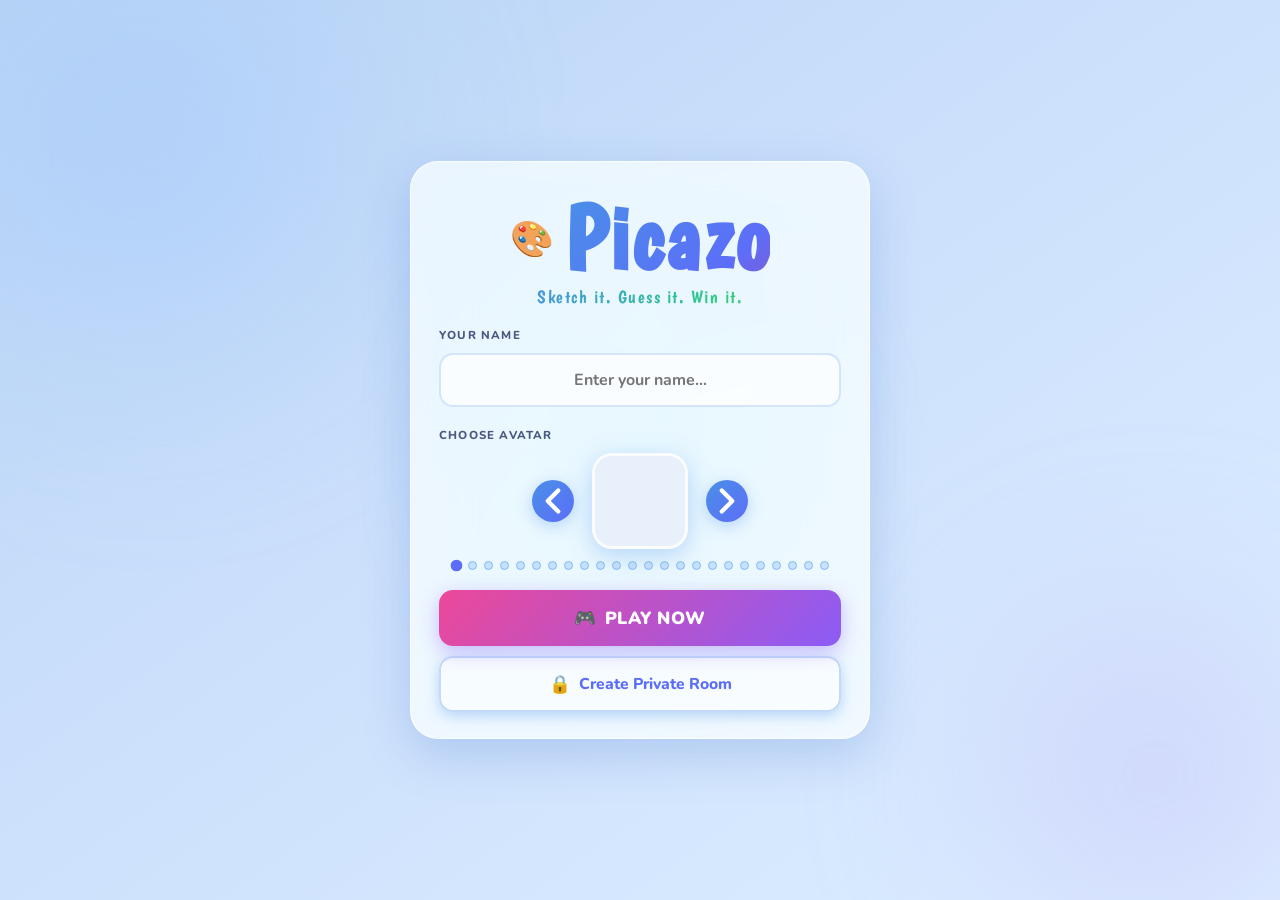
<file: index (3).html>
<!DOCTYPE html>
<html lang="en">
<head>
  <meta charset="UTF-8">
  <meta name="viewport" content="width=device-width, initial-scale=1.0, maximum-scale=1.0, user-scalable=no">
  <title>Picazo – Sketch it. Guess it. Win it.</title>
  <link rel="preconnect" href="https://fonts.googleapis.com">
  <link rel="preconnect" href="https://fonts.gstatic.com" crossorigin>
  <link href="https://fonts.googleapis.com/css2?family=Boogaloo&family=Nunito:wght@400;600;700;800;900&display=swap" rel="stylesheet">
  <link rel="stylesheet" href="style.css">
</head>
<body>

<div class="bg-blob blob-1"></div>
<div class="bg-blob blob-2"></div>
<div class="bg-blob blob-3"></div>

<div id="screen-lobby" class="screen active">
  <div class="lobby-card glass-strong">
    <div class="lobby-header">
      <div class="logo-wrap">
        <span class="logo-icon">🎨</span>
        <h1 class="logo-text">Picazo</h1>
      </div>
      <p class="lobby-tagline">Sketch it. Guess it. Win it.</p>
    </div>

    <div class="section-block">
      <label class="section-label">Your Name</label>
      <input id="inp-name" class="name-input" type="text" placeholder="Enter your name…" maxlength="16" autocomplete="off" spellcheck="false">
    </div>

    <div class="section-block">
      <label class="section-label">Choose Avatar</label>
      <div class="avatar-picker">
        <button id="btn-av-prev" class="av-arrow" aria-label="Previous">
          <svg viewBox="0 0 24 24" fill="none" stroke="currentColor" stroke-width="2.5" stroke-linecap="round" stroke-linejoin="round"><path d="M15 18l-6-6 6-6"/></svg>
        </button>
        <div id="av-frame" class="av-frame">
          <canvas id="av-canvas" width="96" height="96"></canvas>
        </div>
        <button id="btn-av-next" class="av-arrow" aria-label="Next">
          <svg viewBox="0 0 24 24" fill="none" stroke="currentColor" stroke-width="2.5" stroke-linecap="round" stroke-linejoin="round"><path d="M9 18l6-6-6-6"/></svg>
        </button>
      </div>
      <div id="av-dots" class="av-dots"></div>
    </div>

    <div class="section-block btn-stack">
      <button id="btn-play" class="primary-btn glow-btn">
        <span class="btn-icon">🎮</span> PLAY NOW
      </button>
      <button id="btn-private" class="secondary-btn">
        <span class="btn-icon">🔒</span> Create Private Room
      </button>
    </div>
  </div>
</div>

<div id="modal-private" class="modal-backdrop hidden">
  <div class="modal-card glass-strong">
    <h2 class="modal-title">🔒 Create Private Room</h2>

    <div class="modal-field">
      <label class="section-label">Max Players</label>
      <select id="priv-players" class="setting-sel wide">
        <option value="4">4 Players</option>
        <option value="6">6 Players</option>
        <option value="8" selected>8 Players</option>
        <option value="10">10 Players</option>
        <option value="12">12 Players</option>
      </select>
    </div>
    <div class="modal-field">
      <label class="section-label">Rounds</label>
      <select id="priv-rounds" class="setting-sel wide">
        <option value="3">3 Rounds</option>
        <option value="4">4 Rounds</option>
        <option value="5" selected>5 Rounds</option>
        <option value="6">6 Rounds</option>
        <option value="8">8 Rounds</option>
      </select>
    </div>
    <div class="modal-field">
      <label class="section-label">Draw Time</label>
      <select id="priv-time" class="setting-sel wide">
        <option value="90" selected>90 seconds</option>
        <option value="100">100 seconds</option>
        <option value="120">120 seconds</option>
        <option value="150">150 seconds</option>
      </select>
    </div>
    <div class="modal-field">
      <label class="section-label">Hints</label>
      <select id="priv-hints" class="setting-sel wide">
        <option value="0">None</option>
        <option value="1">1 hint</option>
        <option value="2" selected>2 hints</option>
        <option value="3">3 hints</option>
      </select>
    </div>
    <div class="modal-field">
      <label class="section-label">Custom Words (comma-separated, optional)</label>
      <textarea id="priv-words" class="custom-words-input" placeholder="e.g. banana, lighthouse, spaceship…" rows="3"></textarea>
    </div>

    <div class="modal-actions">
      <button id="btn-start-private" class="primary-btn glow-btn">
        🚀 Start &amp; Get Link
      </button>
      <button id="btn-cancel-private" class="cancel-btn">Cancel</button>
    </div>

    <div id="priv-invite-box" class="invite-box hidden">
      <span class="invite-label">🔗 Invite Link</span>
      <div class="invite-row">
        <span id="priv-link-txt" class="invite-link">https://picazo.game/r/XXXX</span>
        <button id="btn-copy-priv" class="copy-btn">Copy</button>
      </div>
    </div>
  </div>
</div>

<div id="screen-game" class="screen">

  <div class="game-header glass">
    <div class="timer-ring-wrap" id="timer-wrap">
      <svg class="timer-svg" viewBox="0 0 60 60">
        <circle class="t-bg" cx="30" cy="30" r="25"/>
        <circle id="t-fg" class="t-fg" cx="30" cy="30" r="25"/>
      </svg>
      <span id="timer-num" class="timer-num">100</span>
    </div>

    <div class="word-area">
      <div id="word-display" class="word-display"></div>
      <div id="word-meta" class="word-meta"></div>
    </div>

    <div class="header-right">
      <span id="round-badge" class="round-badge">Round 1/3</span>
      <button id="btn-mute" class="icon-btn" title="Mute/Unmute">
        <svg id="mute-icon" viewBox="0 0 24 24" fill="none" stroke="currentColor" stroke-width="2.2" stroke-linecap="round" stroke-linejoin="round">
          <polygon points="11 5 6 9 2 9 2 15 6 15 11 19 11 5"/>
          <path d="M19.07 4.93a10 10 0 0 1 0 14.14M15.54 8.46a5 5 0 0 1 0 7.07"/>
        </svg>
      </button>
    </div>
  </div>

  <div class="game-body">

    <div id="leaderboard-panel" class="panel glass">
      <h3 class="panel-title">🏆 Players</h3>
      <ul id="player-list" class="player-list"></ul>
    </div>

    <div class="canvas-col">
      <div id="canvas-wrap" class="canvas-wrap">
        <canvas id="game-canvas"></canvas>

        <div id="popup-color" class="tool-popup popup-over-canvas glass-strong hidden">
          <div id="color-palette" class="color-palette"></div>
          <input id="color-picker" type="color" class="native-picker" value="#000000">
        </div>

        <div id="popup-size" class="tool-popup popup-over-canvas glass-strong hidden">
          <label class="size-label-txt">Size: <strong id="size-val-txt">3px</strong></label>
          <input id="size-slider" class="size-slider" type="range" min="1" max="40" value="3">
          <div class="size-preview-wrap"><div id="size-preview" class="size-preview"></div></div>
        </div>

        <div id="overlay-waiting" class="overlay waiting-overlay hidden">
          <div class="overlay-inner">
            <span class="wait-spinner">🎨</span>
            <h3 id="wait-title">Waiting for drawer…</h3>
            <p id="wait-sub">Get ready to guess!</p>
            <div id="invite-box-wait" class="share-link-box hidden">
              <span id="share-link-txt" class="share-link-text">picazo.game/r/XXXX</span>
              <button id="btn-copy-link" class="copy-btn">Copy</button>
            </div>
          </div>
        </div>

        <div id="overlay-word-select" class="overlay word-select-overlay hidden">
          <div class="ws-inner">
            <div class="ws-header">
              <h2>Choose a Word</h2>
              <p>Pick one to draw! Time left: <span id="ws-timer" class="ws-clock">15</span>s</p>
            </div>
            <div class="ws-timer-bar-wrap"><div id="ws-timer-bar" class="ws-timer-bar"></div></div>
            <div id="ws-cards" class="ws-cards"></div>
          </div>
        </div>

        <div id="overlay-round-end" class="overlay round-end-overlay hidden">
          <div class="re-inner glass-strong">
            <div id="re-emoji" class="re-emoji">🎉</div>
            <h2 id="re-title">Round Over!</h2>
            <p id="re-word">The word was: <strong id="re-word-val">—</strong></p>
            <div id="re-scores" class="re-scores"></div>
            <p class="re-next" id="re-next">Next round in <span id="re-countdown">5</span>s…</p>
          </div>
        </div>
      </div>

      <div class="toolbar-container">
        <div id="toolbar" class="toolbar-glass">
          <button class="tool-btn active" id="tool-pencil" data-tool="pencil" title="Pencil">
            <svg viewBox="0 0 24 24" fill="none" stroke="currentColor" stroke-width="2" stroke-linecap="round"><path d="M17 3a2.828 2.828 0 1 1 4 4L7.5 20.5 2 22l1.5-5.5L17 3z"/></svg>
          </button>
          
          <button class="tool-btn" id="tool-fill" data-tool="fill" title="Fill">
            <svg viewBox="0 0 24 24" fill="none" stroke="currentColor" stroke-width="2" stroke-linecap="round"><path d="M19 11l-8-8-8.5 8.5a5.5 5.5 0 0 0 7.78 7.78L19 11z"/><path d="M20 23a3 3 0 0 0 0-6h-1l-3-3"/></svg>
          </button>
          
          <button class="tool-btn" id="tool-eraser" data-tool="eraser" title="Eraser">
            <svg viewBox="0 0 24 24" fill="none" stroke="currentColor" stroke-width="2" stroke-linecap="round"><path d="M20 20H7L3 16l10-10 7 7-3.5 3.5"/><path d="M6.5 17.5l4-4"/></svg>
          </button>

          <div class="tool-divider"></div>

          <button class="tool-btn color-btn" id="btn-color-popup" title="Colors">
            <div id="color-indicator" class="color-indicator-ring" style="background:#000"></div>
          </button>

          <button class="tool-btn" id="btn-size-popup" title="Brush Size">
            <svg viewBox="0 0 24 24" fill="currentColor"><circle cx="12" cy="12" r="5"/></svg>
          </button>

          <div class="tool-divider"></div>

          <button class="tool-btn" id="tool-undo" title="Undo">
            <svg viewBox="0 0 24 24" fill="none" stroke="currentColor" stroke-width="2" stroke-linecap="round"><polyline points="9 14 4 9 9 4"/><path d="M20 20v-7a4 4 0 0 0-4-4H4"/></svg>
          </button>
          <button class="tool-btn danger" id="tool-clear" title="Clear Canvas">
            <svg viewBox="0 0 24 24" fill="none" stroke="currentColor" stroke-width="2" stroke-linecap="round"><polyline points="3 6 5 6 21 6"/><path d="M19 6l-1 14H6L5 6"/><path d="M10 11v6"/><path d="M14 11v6"/><path d="M9 6V4h6v2"/></svg>
          </button>
        </div>
      </div>
    </div>

    <div id="chat-panel" class="panel glass">
      <h3 class="panel-title">💬 Chat</h3>
      <div id="chat-messages" class="chat-messages"></div>
      <div class="chat-form">
        <input id="chat-input" class="chat-input" type="text" placeholder="Type guess…" maxlength="60" autocomplete="off">
        <button id="btn-chat-send" class="chat-send-btn" title="Send">
          <svg viewBox="0 0 24 24" fill="none" stroke="currentColor" stroke-width="2.2" stroke-linecap="round" stroke-linejoin="round" style="width:16px;height:16px;"><line x1="22" y1="2" x2="11" y2="13"></line><polygon points="22 2 15 22 11 13 2 9 22 2"></polygon></svg>
        </button>
      </div>
    </div>

  </div></div><div id="context-menu" class="context-menu glass-strong hidden">
  <div class="ctx-head">
    <div id="ctx-av" class="ctx-av"></div>
    <div>
      <div id="ctx-name" class="ctx-name">Player</div>
      <div id="ctx-pts" class="ctx-pts">0 pts</div>
    </div>
  </div>
  <button class="ctx-btn" id="ctx-kick">
    <svg viewBox="0 0 24 24" fill="none" stroke="currentColor" stroke-width="2"><path d="M9 21H5a2 2 0 0 1-2-2V5a2 2 0 0 1 2-2h4"/><polyline points="16 17 21 12 16 7"/><line x1="21" y1="12" x2="9" y2="12"/></svg>
    Vote to Kick
  </button>
  <button class="ctx-btn" id="ctx-report">
    <svg viewBox="0 0 24 24" fill="none" stroke="currentColor" stroke-width="2"><path d="M4 15s1-1 4-1 5 2 8 2 4-1 4-1V3s-1 1-4 1-5-2-8-2-4 1-4 1z"/><line x1="4" y1="22" x2="4" y2="15"/></svg>
    Report
  </button>
  <button class="ctx-btn" id="ctx-mute">
    <svg viewBox="0 0 24 24" fill="none" stroke="currentColor" stroke-width="2"><polygon points="11 5 6 9 2 9 2 15 6 15 11 19 11 5"/><line x1="23" y1="9" x2="17" y2="15"/><line x1="17" y1="9" x2="23" y2="15"/></svg>
    Mute Locally
  </button>
  <button class="ctx-btn ctx-close" id="ctx-close">✕ Close</button>
</div>

<div id="vote-banner" class="vote-banner glass-strong hidden">
  <div class="vote-banner-body">
    <strong id="vote-title">Vote to kick Player?</strong>
    <span id="vote-sub">Majority vote needed</span>
  </div>
  <button id="btn-vote-yes" class="vote-kick-btn">Kick 👢</button>
  <button id="btn-vote-no" class="vote-keep-btn">Keep</button>
</div>

<div id="event-popup" class="event-popup hidden">
  <div class="event-popup-inner">
    <span id="event-popup-icon" class="event-icon">🎉</span>
    <div id="event-popup-msg" class="event-msg">Player joined!</div>
  </div>
</div>

<div id="toast-container" class="toast-container"></div>

<script src="script.js"></script>
</body>
</html>
</file>
<file: style.css>
/* ================================================================
   PICAZO — style.css  v3.0
   Glassmorphism · Fluid Animations · Mobile-First
================================================================ */

/* ── Google Fonts fallback ── */
@import url('https://fonts.googleapis.com/css2?family=Boogaloo&family=Nunito:wght@400;600;700;800;900&display=swap');

*, *::before, *::after { box-sizing: border-box; margin: 0; padding: 0; }

:root {
  --blue:        #4a8fe8;
  --blue-light:  #7db8f7;
  --blue-glow:   rgba(74,143,232,0.35);
  --indigo:      #5c6ef8;
  --indigo-glow: rgba(92,110,248,0.30);
  --green:       #2ecc87;
  --green-glow:  rgba(46,204,135,0.38);
  --red:         #f0525e;
  --red-glow:    rgba(240,82,94,0.40);
  --gold:        #f4b942;
  --purple:      #a855f7;
  --purple-glow: rgba(168,85,247,0.35);

  --bg:          #cfe0f7;
  --glass:       rgba(255,255,255,0.48);
  --glass-s:     rgba(255,255,255,0.72);
  --glass-b:     rgba(255,255,255,0.90);
  --border:      rgba(255,255,255,0.80);
  --shadow:      0 8px 32px rgba(60,110,200,0.16);
  --shadow-deep: 0 16px 48px rgba(60,110,200,0.24);
  --shadow-glow: 0 0 30px rgba(92,110,248,0.22);

  --txt:         #1a2540;
  --txt-mid:     #4a5880;
  --txt-light:   #8598bc;

  --radius:      20px;
  --radius-md:   14px;
  --radius-sm:   10px;
  --radius-pill: 100px;
  --spring:      cubic-bezier(0.34, 1.56, 0.64, 1);
  --ease-out:    cubic-bezier(0.22, 1, 0.36, 1);
  --transition:  all 0.3s var(--spring);

  --f-display: 'Boogaloo', cursive;
  --f-body:    'Nunito', sans-serif;
}

html, body {
  width: 100%; height: 100%;
  overflow: hidden;
  font-family: var(--f-body);
  background: linear-gradient(145deg, #b8d4f5 0%, #cce0fc 45%, #ddeeff 100%);
  color: var(--txt);
  -webkit-font-smoothing: antialiased;
  -webkit-tap-highlight-color: transparent;
  user-select: none;
}

/* ── DARK MODE (Midnight Glass) ── */
[data-theme="dark"] {
  --blue:        #60a5fa;
  --blue-light:  #3b82f6;
  --blue-glow:   rgba(96,165,250,0.25);
  --indigo:      #818cf8;
  --indigo-glow: rgba(129,140,248,0.25);
  --green:       #34d399;
  --red:         #fb7185;

  /* Deep space backgrounds */
  --bg:          #0f172a;
  --glass:       rgba(30, 41, 59, 0.7);
  --glass-s:     rgba(30, 41, 59, 0.85);
  --border:      rgba(255, 255, 255, 0.1);
  --shadow:      0 8px 32px rgba(0, 0, 0, 0.5);
  --shadow-deep: 0 16px 48px rgba(0, 0, 0, 0.7);

  /* Bright text for dark backgrounds */
  --txt:         #f8fafc;
  --txt-mid:     #cbd5e1;
  --txt-light:   #94a3b8;
}

[data-theme="dark"] body {
  background: linear-gradient(145deg, #020617 0%, #0f172a 45%, #1e293b 100%);
}

/* Dark mode blobs */
[data-theme="dark"] .bg-blob.blob-1 { background: radial-gradient(circle, #312e81, transparent 70%); }
[data-theme="dark"] .bg-blob.blob-2 { background: radial-gradient(circle, #1e3a8a, transparent 70%); }
[data-theme="dark"] .bg-blob.blob-3 { background: radial-gradient(circle, #064e3b, transparent 70%); }

/* Component Overrides for Dark Mode */
[data-theme="dark"] .canvas-wrap { background: #ffffff; } /* Canvas stays white! */
[data-theme="dark"] .toolbar-glass { background: rgba(30, 41, 59, 0.9) !important; }
[data-theme="dark"] .toolbar-glass .tool-btn { background: rgba(15, 23, 42, 0.8) !important; color: #94a3b8 !important; border-color: rgba(255,255,255,0.1) !important; }
[data-theme="dark"] .toolbar-glass .tool-btn.active { background: linear-gradient(135deg, var(--blue), var(--indigo)) !important; color: #fff !important; border-color: transparent !important; }
[data-theme="dark"] .name-input, [data-theme="dark"] .setting-sel, [data-theme="dark"] .chat-form { background: rgba(15, 23, 42, 0.6); color: #fff; }
[data-theme="dark"] .chat-input { color: #fff; }
[data-theme="dark"] .player-item { background: rgba(30, 41, 59, 0.6); border-color: rgba(255,255,255,0.05); }
[data-theme="dark"] .player-item:hover { background: rgba(30, 41, 59, 0.9); }

/* ── Background Blobs ── */
.bg-blob {
  position: fixed; border-radius: 50%;
  filter: blur(90px); pointer-events: none;
  z-index: 0; opacity: 0.5;
}
.blob-1 {
  width: 600px; height: 600px;
  background: radial-gradient(circle, #a0c8ff, transparent 70%);
  top: -150px; left: -150px;
  animation: blobDrift 14s ease-in-out infinite alternate;
}
.blob-2 {
  width: 450px; height: 450px;
  background: radial-gradient(circle, #c0b0f8, transparent 70%);
  bottom: -100px; right: -100px;
  animation: blobDrift 18s ease-in-out infinite alternate-reverse;
}
.blob-3 {
  width: 300px; height: 300px;
  background: radial-gradient(circle, #a0e8d8, transparent 70%);
  top: 50%; left: 50%;
  transform: translate(-50%,-50%);
  animation: blobDrift 22s ease-in-out infinite alternate;
}
@keyframes blobDrift {
  from { transform: translate(0,0) scale(1); }
  to   { transform: translate(40px,30px) scale(1.12); }
}

/* ── Glass helpers ── */
.glass {
  background: var(--glass);
  backdrop-filter: blur(20px) saturate(180%);
  -webkit-backdrop-filter: blur(20px) saturate(180%);
  border: 1.5px solid var(--border);
  box-shadow: var(--shadow);
}
.glass-strong {
  background: var(--glass-s);
  backdrop-filter: blur(28px) saturate(200%);
  -webkit-backdrop-filter: blur(28px) saturate(200%);
  border: 1.5px solid var(--border);
  box-shadow: var(--shadow-deep);
}
.hidden { display: none !important; }

/* ════════════════════════════════════════════
   SCREENS
════════════════════════════════════════════ */
.screen {
  position: fixed; inset: 0; z-index: 10;
  display: none; flex-direction: column;
}
.screen.active { display: flex; align-items: center; justify-content: center; }
#screen-game.active {
  align-items: stretch; justify-content: stretch;
  padding: 8px; gap: 8px;
}

/* ════════════════════════════════════════════
   LOBBY
════════════════════════════════════════════ */
.lobby-card {
  border-radius: 28px;
  padding: 32px 28px 26px;
  width: 100%; max-width: 460px;
  display: flex; flex-direction: column;
  align-items: center; gap: 20px;
  position: relative; z-index: 1;
  animation: cardPop 0.6s var(--spring) both;
}
@keyframes cardPop {
  from { opacity: 0; transform: translateY(30px) scale(0.92); }
  to   { opacity: 1; transform: translateY(0) scale(1); }
}

.lobby-header { text-align: center; }
.logo-wrap { display: flex; align-items: center; justify-content: center; gap: 10px; }
.logo-icon { font-size: 2.2rem; animation: iconWiggle 3s ease-in-out infinite; }
@keyframes iconWiggle {
  0%,100% { transform: rotate(-5deg); }
  50%      { transform: rotate(8deg) scale(1.08); }
}

.logo-text {
  font-family: var(--f-display);
  font-size: 5.6rem;
  letter-spacing: 2px;
  background: linear-gradient(135deg, #4a8fe8, #5c6ef8, #db2777, #4a8fe8);
  background-size: 300% 100%;
  -webkit-background-clip: text;
  -webkit-text-fill-color: transparent;
  background-clip: text;
  line-height: 1;
  animation: logoGlow 6s ease-in-out infinite;
}

.lobby-tagline {
  font-family: var(--f-display);
  font-size: 1.1rem;
  font-weight: normal; 
  text-transform: none;
  letter-spacing: 1.5px;
  margin-top: 2px;
  background: linear-gradient(to right, #4a8fe8, #2ecc87, #f4b942, #ec4899, #5c6ef8, #4a8fe8);
  background-size: 400% 100%;
  -webkit-background-clip: text;
  -webkit-text-fill-color: transparent;
  background-clip: text;
  animation: taglineGlow 4.5s ease-in-out infinite;
}

@keyframes logoGlow {
  0% { background-position: 0% 50%; filter: drop-shadow(0 0 8px rgba(74, 143, 232, 0.4)); }
  50% { background-position: 100% 50%; filter: drop-shadow(0 0 20px rgba(219, 39, 119, 0.7)); }
  100% { background-position: 0% 50%; filter: drop-shadow(0 0 8px rgba(74, 143, 232, 0.4)); }
}

@keyframes taglineGlow {
  0% { background-position: 0% 50%; filter: drop-shadow(0 0 5px rgba(46, 204, 135, 0.4)); }
  50% { background-position: 100% 50%; filter: drop-shadow(0 0 15px rgba(92, 110, 248, 0.6)); }
  100% { background-position: 0% 50%; filter: drop-shadow(0 0 5px rgba(46, 204, 135, 0.4)); }
}

.section-block {
  width: 100%;
  display: flex; flex-direction: column;
  align-items: center; gap: 10px;
}
.section-label {
  font-size: 0.72rem; font-weight: 800;
  color: var(--txt-mid); text-transform: uppercase;
  letter-spacing: 1.2px; align-self: flex-start;
}

.name-input {
  width: 100%;
  padding: 14px 18px;
  border-radius: var(--radius-md);
  border: 2px solid rgba(74,143,232,0.22);
  background: rgba(255,255,255,0.75);
  font-family: var(--f-body); font-size: 1rem; font-weight: 700;
  color: var(--txt); outline: none;
  text-align: center;
  transition: border 0.25s, box-shadow 0.25s, transform 0.2s var(--spring);
}
.name-input:focus {
  border: 2px solid var(--indigo);
  box-shadow: 0 0 0 4px var(--indigo-glow);
  transform: scale(1.01);
}
.name-input.shake { animation: shake 0.4s ease; }
@keyframes shake {
  0%,100%{transform:translateX(0)} 20%{transform:translateX(-8px)} 40%{transform:translateX(8px)} 60%{transform:translateX(-6px)} 80%{transform:translateX(6px)}
}

/* Avatar picker */
.avatar-picker { display: flex; align-items: center; gap: 18px; }
.av-arrow {
  width: 42px; height: 42px; border-radius: 50%;
  border: none;
  background: linear-gradient(135deg, var(--blue), var(--indigo));
  color: #fff; font-size: 1.4rem;
  cursor: pointer; display: flex; align-items: center; justify-content: center;
  box-shadow: 0 4px 16px var(--blue-glow);
  transition: var(--transition); flex-shrink: 0;
}
.av-arrow:hover { transform: scale(1.18); box-shadow: 0 6px 22px var(--indigo-glow); }
.av-arrow:active { transform: scale(0.90); }
.av-frame {
  width: 96px; height: 96px; border-radius: 20px;
  overflow: hidden;
  border: 3px solid var(--border);
  box-shadow: 0 6px 24px var(--blue-glow);
  background: #e8f0fc; flex-shrink: 0;
  transition: box-shadow 0.3s, transform 0.3s var(--spring);
}
.av-frame.glow {
  box-shadow: 0 0 0 3px var(--indigo), 0 8px 28px var(--indigo-glow);
  transform: scale(1.06);
}
#av-canvas { display: block; }
.av-dots { display: flex; gap: 7px; margin-top: 2px; flex-wrap: wrap; justify-content: center; }
.av-dot {
  width: 9px; height: 9px; border-radius: 50%;
  background: rgba(74,143,232,0.22);
  border: 1.5px solid var(--blue-light);
  cursor: pointer;
  transition: var(--transition);
  padding: 0;
}
.av-dot.active { background: var(--indigo); border-color: var(--indigo); transform: scale(1.3); }
.av-dot:hover { transform: scale(1.2); }

/* Settings */
.settings-row {
  flex-direction: row !important;
  justify-content: space-between;
  gap: 10px;
}
.setting-item { display: flex; flex-direction: column; gap: 5px; flex: 1; }
.setting-label { font-size: 0.68rem; font-weight: 800; color: var(--txt-mid); text-transform: uppercase; letter-spacing: 1px; }
.setting-sel, .setting-sel.wide {
  padding: 10px 10px;
  border-radius: var(--radius-sm);
  border: 1.5px solid rgba(74,143,232,0.22);
  background: rgba(255,255,255,0.7);
  font-family: var(--f-body); font-size: 0.82rem; font-weight: 700;
  color: var(--txt); outline: none; cursor: pointer;
  transition: border 0.2s, box-shadow 0.2s;
  width: 100%;
}
.setting-sel:focus { border-color: var(--indigo); box-shadow: 0 0 0 3px var(--indigo-glow); }

/* Buttons */
.btn-stack { gap: 10px !important; }

.primary-btn {
  width: 100%; padding: 16px;
  border-radius: var(--radius-md);
  border: none;
  background: linear-gradient(135deg, #ec4899, #8b5cf6, #3b82f6);
  background-size: 200% 200%;
  color: white; font-weight: 900; font-size: 1.1rem;
  font-family: var(--f-body);
  cursor: pointer;
  box-shadow: 0 6px 20px rgba(139,92,246,0.40);
  transition: transform 0.2s var(--spring), box-shadow 0.3s;
  display: flex; align-items: center; justify-content: center; gap: 8px;
  letter-spacing: 0.5px;
  animation: gradShift 5s ease infinite;
}
@keyframes gradShift {
  0%   { background-position: 0% 50%; }
  50%  { background-position: 100% 50%; }
  100% { background-position: 0% 50%; }
}
.primary-btn:hover { transform: translateY(-3px) scale(1.02); box-shadow: 0 10px 30px rgba(139,92,246,0.55); }
.primary-btn:active { transform: scale(0.96); box-shadow: 0 3px 12px rgba(139,92,246,0.30); }

/* Glowing effect on hover/click */
.glow-btn {
  position: relative; overflow: hidden;
}
.glow-btn::before {
  content: '';
  position: absolute; inset: -2px;
  border-radius: inherit;
  background: linear-gradient(135deg, #f97316, #ec4899, #8b5cf6, #3b82f6);
  opacity: 0;
  z-index: -1;
  filter: blur(12px);
  transition: opacity 0.3s;
}
.glow-btn:hover::before { opacity: 0.7; }
.glow-btn:active::before { opacity: 1; }

.glow-btn::after {
  content: '';
  position: absolute; inset: -4px;
  border-radius: inherit;
  background: linear-gradient(135deg, #ec4899, #8b5cf6);
  opacity: 0;
  z-index: -2;
  animation: pulseRing 2.5s ease-in-out infinite;
}
@keyframes pulseRing {
  0%,100% { opacity: 0; transform: scale(1); }
  50%      { opacity: 0.3; transform: scale(1.04); }
}

.secondary-btn {
  width: 100%; padding: 14px;
  border-radius: var(--radius-md);
  border: 2px solid rgba(74,143,232,0.30);
  background: rgba(255,255,255,0.55);
  color: var(--indigo); font-weight: 800; font-size: 0.98rem;
  font-family: var(--f-body);
  cursor: pointer;
  box-shadow: 0 4px 14px var(--blue-glow);
  transition: var(--transition);
  display: flex; align-items: center; justify-content: center; gap: 8px;
}
.secondary-btn:hover { transform: translateY(-2px) scale(1.02); background: rgba(255,255,255,0.75); box-shadow: 0 8px 22px var(--indigo-glow); border-color: var(--indigo); }
.secondary-btn:active { transform: scale(0.97); }
.btn-icon { font-size: 1.1rem; }

/* ════════════════════════════════════════════
   PRIVATE ROOM MODAL
════════════════════════════════════════════ */
.modal-backdrop {
  position: fixed; inset: 0; z-index: 100;
  display: flex; align-items: center; justify-content: center;
  background: rgba(180,210,255,0.35);
  backdrop-filter: blur(10px);
  -webkit-backdrop-filter: blur(10px);
  animation: fadeIn 0.2s ease;
}
.modal-backdrop.hidden { display: none !important; }
@keyframes fadeIn { from{opacity:0} to{opacity:1} }

.modal-card {
  border-radius: 24px;
  padding: 28px 26px;
  width: 92%; max-width: 420px;
  display: flex; flex-direction: column; gap: 14px;
  animation: cardPop 0.4s var(--spring) both;
  max-height: 90dvh; overflow-y: auto;
}
.modal-title {
  font-family: var(--f-display);
  font-size: 1.6rem; color: var(--txt);
  text-align: center; letter-spacing: 1px;
}
.modal-field { display: flex; flex-direction: column; gap: 5px; width: 100%; }
.custom-words-input {
  width: 100%; padding: 10px 14px;
  border-radius: var(--radius-sm);
  border: 1.5px solid rgba(74,143,232,0.22);
  background: rgba(255,255,255,0.75);
  font-family: var(--f-body); font-size: 0.85rem; color: var(--txt);
  outline: none; resize: vertical;
  transition: border 0.2s, box-shadow 0.2s;
}
.custom-words-input:focus { border-color: var(--indigo); box-shadow: 0 0 0 3px var(--indigo-glow); }
.modal-actions { display: flex; flex-direction: column; gap: 10px; }
.cancel-btn {
  padding: 12px; border-radius: var(--radius-md);
  border: none; background: rgba(255,255,255,0.45);
  font-family: var(--f-body); font-size: 0.9rem; font-weight: 700;
  color: var(--txt-mid); cursor: pointer;
  transition: var(--transition);
}
.cancel-btn:hover { background: rgba(255,255,255,0.7); color: var(--txt); }
.invite-box {
  background: rgba(255,255,255,0.6);
  border-radius: var(--radius-sm);
  padding: 12px 14px;
  display: flex; flex-direction: column; gap: 8px;
  border: 1.5px solid var(--border);
}
.invite-label { font-size: 0.75rem; font-weight: 800; color: var(--txt-mid); }
.invite-row { display: flex; gap: 8px; align-items: center; }
.invite-link {
  font-size: 0.82rem; font-weight: 700; color: var(--blue);
  flex: 1; overflow: hidden; text-overflow: ellipsis; white-space: nowrap;
}
.copy-btn {
  padding: 6px 14px; border-radius: var(--radius-pill);
  border: none;
  background: linear-gradient(135deg, var(--blue), var(--indigo));
  color: #fff; font-family: var(--f-body); font-size: 0.78rem; font-weight: 800;
  cursor: pointer; white-space: nowrap;
  transition: var(--transition);
  box-shadow: 0 3px 10px var(--blue-glow);
}
.copy-btn:hover { transform: scale(1.07); box-shadow: 0 5px 16px var(--indigo-glow); }

/* ════════════════════════════════════════════
   GAME HEADER
════════════════════════════════════════════ */
.game-header {
  flex: 0 0 auto;
  border-radius: var(--radius);
  display: flex; align-items: center;
  justify-content: space-between;
  padding: 8px 16px;
  gap: 12px;
  min-height: 60px;
  animation: slideDown 0.5s var(--spring) both;
}
@keyframes slideDown { from{opacity:0;transform:translateY(-20px)} to{opacity:1;transform:translateY(0)} }

/* Timer Ring */
.timer-ring-wrap {
  width: 52px; height: 52px;
  position: relative; flex-shrink: 0;
}
.timer-svg {
  width: 100%; height: 100%;
  transform: rotate(-90deg);
}
.t-bg {
  fill: none; stroke: rgba(74,143,232,0.15); stroke-width: 4;
}
.t-fg {
  fill: none; stroke: var(--blue); stroke-width: 4;
  stroke-linecap: round;
  stroke-dasharray: 157;
  stroke-dashoffset: 0;
  transition: stroke-dashoffset 1s linear, stroke 0.5s ease;
}
.t-fg.warn { stroke: var(--red); }
.timer-num {
  position: absolute; inset: 0;
  display: flex; align-items: center; justify-content: center;
  font-family: var(--f-display); font-size: 1rem; font-weight: bold;
  color: var(--blue);
  transition: color 0.5s;
}
.timer-num.warn {
  color: var(--red);
  animation: timerShake 0.4s ease-in-out infinite;
}
@keyframes timerShake {
  0%,100% { transform: translateX(0) rotate(0deg); }
  25%      { transform: translateX(-2px) rotate(-3deg); }
  75%      { transform: translateX(2px)  rotate(3deg); }
}

/* Word Display */
.word-area {
  flex: 1; display: flex; flex-direction: column;
  align-items: center; gap: 3px; min-width: 0;
}
.word-display {
  display: flex; gap: 4px; align-items: flex-end;
  flex-wrap: wrap; justify-content: center;
}
.wb-group { display: flex; flex-direction: column; align-items: center; gap: 3px; }
.wb-char {
  font-family: var(--f-display); font-size: 1.35rem;
  color: var(--txt); min-width: 18px; text-align: center;
  transition: all 0.3s var(--spring);
}
.wb-char.reveal { animation: charPop 0.4s var(--spring); color: var(--indigo); }
@keyframes charPop { 0%{transform:scale(0) rotate(-15deg);opacity:0} 100%{transform:scale(1) rotate(0deg);opacity:1} }
.wb-line { height: 3px; background: var(--txt); border-radius: 2px; }
.word-meta { font-size: 0.68rem; color: var(--txt-light); font-weight: 700; }

/* Header right */
.header-right { display: flex; align-items: center; gap: 8px; flex-shrink: 0; }
.round-badge {
  padding: 4px 10px; border-radius: var(--radius-pill);
  background: rgba(74,143,232,0.15);
  border: 1.5px solid rgba(74,143,232,0.22);
  font-size: 0.72rem; font-weight: 800; color: var(--indigo);
  white-space: nowrap;
}
.icon-btn {
  width: 38px; height: 38px; border-radius: 50%;
  border: 1.5px solid var(--border);
  background: rgba(255,255,255,0.5);
  color: var(--txt-mid); cursor: pointer;
  display: flex; align-items: center; justify-content: center;
  transition: var(--transition);
}
.icon-btn:hover { background: rgba(255,255,255,0.85); transform: scale(1.1); color: var(--txt); }
.icon-btn:active { transform: scale(0.92); }
.icon-btn svg { width: 18px; height: 18px; }

/* ════════════════════════════════════════════
   GAME BODY
════════════════════════════════════════════ */
.game-body {
  flex: 1; min-height: 0;
  display: flex; gap: 8px;
}

/* ── Panels (LB + Chat) ── */
.panel {
  border-radius: var(--radius);
  display: flex; flex-direction: column;
  overflow: hidden; min-height: 0;
  padding: 10px;
  animation: slideUp 0.5s var(--spring) both;
}
@keyframes slideUp { from{opacity:0;transform:translateY(20px)} to{opacity:1;transform:translateY(0)} }
.panel-title {
  font-size: 0.8rem; font-weight: 800;
  color: var(--txt-mid); text-align: center;
  flex-shrink: 0; margin-bottom: 8px;
  text-transform: uppercase; letter-spacing: 0.8px;
}

/* Leaderboard */
#leaderboard-panel { width: 160px; flex-shrink: 0; }
.player-list {
  flex: 1; overflow-y: auto; list-style: none;
  display: flex; flex-direction: column; gap: 5px;
}
.player-list::-webkit-scrollbar { width: 3px; }
.player-list::-webkit-scrollbar-thumb { background: rgba(74,143,232,0.25); border-radius: 3px; }

.player-item {
  display: flex; align-items: center; gap: 7px;
  padding: 7px 8px;
  background: rgba(255,255,255,0.55);
  border-radius: var(--radius-sm);
  border: 1px solid rgba(255,255,255,0.7);
  transition: var(--transition);
  cursor: pointer;
  animation: itemIn 0.35s var(--spring) both;
}
@keyframes itemIn { from{opacity:0;transform:translateX(-12px)} to{opacity:1;transform:translateX(0)} }
.player-item:hover { background: rgba(255,255,255,0.8); transform: translateX(3px); }
.player-item.is-drawing { border-left: 3px solid var(--indigo); }
.player-item.guessed { border-left: 3px solid var(--green); }

.pi-rank { font-size: 0.75rem; font-weight: 800; color: var(--txt-light); flex-shrink: 0; min-width: 16px; text-align: center; }
.pi-rank.gold { color: #f4b942; }
.pi-rank.silver { color: #94a3b8; }
.pi-rank.bronze { color: #cd7c3a; }
.pi-av { width: 30px; height: 30px; border-radius: 8px; overflow: hidden; flex-shrink: 0; border: 1.5px solid var(--border); }
.pi-av canvas { display: block; }
.pi-info { flex: 1; min-width: 0; }
.pi-name { font-size: 0.75rem; font-weight: 800; color: var(--txt); white-space: nowrap; overflow: hidden; text-overflow: ellipsis; }
.pi-score { font-size: 0.68rem; color: var(--txt-light); font-weight: 700; }
.pi-badge { font-size: 0.75rem; flex-shrink: 0; }

/* ── Canvas Column ── */
.canvas-col {
  flex: 1; min-width: 0; display: flex;
  flex-direction: column; gap: 8px;
}
.canvas-wrap {
  flex: 1; min-height: 0;
  border-radius: var(--radius);
  overflow: hidden; position: relative;
  background: white;
  box-shadow: 0 4px 24px rgba(0,0,0,0.10);
  animation: canvasIn 0.5s var(--spring) 0.1s both;
}
@keyframes canvasIn { from{opacity:0;transform:scale(0.97)} to{opacity:1;transform:scale(1)} }
#game-canvas {
  display: block; width: 100%; height: 100%;
  touch-action: none; cursor: crosshair;
}
#game-canvas.eraser { cursor: cell; }

/* ── TOOLBAR (Full-Width Edge-to-Edge) ── */
.toolbar-container {
  display: flex !important;
  width: 100% !important;
  justify-content: center !important;
  flex-shrink: 0 !important;
}

.toolbar-glass {
  display: flex !important;
  width: 100% !important; 
  align-items: center !important;
  justify-content: space-between !important; 
  padding: 8px 16px !important;
  border-radius: var(--radius-md) !important;
  background: rgba(255, 255, 255, 0.85) !important;
  backdrop-filter: blur(28px) saturate(200%) !important;
  -webkit-backdrop-filter: blur(28px) saturate(200%) !important;
  border: 1.5px solid rgba(74,143,232,0.22) !important;
  box-shadow: var(--shadow) !important;
  min-height: 56px !important;
}

/* Upgraded Tool Buttons for High Visibility */
.toolbar-glass .tool-btn {
  width: 40px; height: 40px; 
  border-radius: 10px;
  border: 1px solid rgba(74,143,232,0.25); 
  background: #ffffff; 
  color: #334155; 
  cursor: pointer; 
  display: flex; align-items: center; justify-content: center;
  transition: var(--transition); 
  flex-shrink: 0;
  box-shadow: 0 2px 6px rgba(0,0,0,0.05); 
}

.toolbar-glass .tool-btn svg { 
  width: 18px; 
  height: 18px; 
  stroke-width: 2.2px; 
}

.toolbar-glass .tool-btn:hover { 
  background: #f0f4f8; 
  color: var(--indigo); 
  transform: translateY(-2px) scale(1.05); 
  border-color: var(--blue-light);
}

.toolbar-glass .tool-btn:active { transform: scale(0.92); }

.toolbar-glass .tool-btn.active {
  background: linear-gradient(135deg, var(--blue), var(--indigo));
  color: #fff; 
  border-color: transparent;
  box-shadow: 0 4px 14px var(--indigo-glow);
}

/* Distinctive Danger/Clear Button */
.toolbar-glass .tool-btn.danger { 
  color: #e11d48; 
  background: #fff1f2; 
  border-color: rgba(225, 29, 72, 0.2);
}
.toolbar-glass .tool-btn.danger:hover { 
  color: #fff; 
  background: var(--red); 
}

.tool-divider {
  width: 2px; height: 24px; 
  background: rgba(74,143,232,0.25); 
  border-radius: 2px; flex-shrink: 0;
}

.color-btn { padding: 0; background: transparent; border: none; box-shadow: none; }
.color-btn:hover { background: transparent; border-color: transparent; transform: scale(1.1); }

.color-indicator-ring {
  width: 28px; height: 28px; border-radius: 50%;
  border: 2px solid #fff; 
  box-shadow: 0 2px 8px rgba(0,0,0,0.3);
}

/* Popups Hovering Over Canvas */
.popup-over-canvas {
  position: absolute;
  bottom: 20px;
  left: 50%; transform: translateX(-50%);
  border-radius: var(--radius-md);
  padding: 14px;
  z-index: 200;
  min-width: 220px;
  animation: popupIn 0.25s var(--spring) both;
}
@keyframes popupIn { from{opacity:0;transform:translateX(-50%) translateY(8px) scale(0.95)} to{opacity:1;transform:translateX(-50%) translateY(0) scale(1)} }

.color-palette {
  display: grid; grid-template-columns: repeat(5, 1fr); gap: 8px;
  margin-bottom: 10px;
}
.c-swatch {
  width: 30px; height: 30px; border-radius: 50%;
  cursor: pointer; border: 2.5px solid transparent;
  transition: var(--transition);
  box-shadow: 0 2px 6px rgba(0,0,0,0.15);
}
.c-swatch:hover { transform: scale(1.22); box-shadow: 0 4px 12px rgba(0,0,0,0.22); }
.c-swatch.active { border: 2.5px solid #fff; transform: scale(1.15); box-shadow: 0 0 0 2px #333, 0 4px 12px rgba(0,0,0,0.22); }
.native-picker {
  width: 100%; height: 34px; border-radius: var(--radius-sm);
  border: 1.5px solid rgba(255,255,255,0.35); cursor: pointer; background: none;
}
.size-label-txt {
  display: block; font-size: 0.78rem; font-weight: 800;
  color: var(--txt-mid); text-align: center; margin-bottom: 8px;
}
.size-slider {
  width: 100%; accent-color: var(--indigo);
  height: 6px; cursor: pointer;
}
.size-preview-wrap {
  display: flex; align-items: center; justify-content: center;
  margin-top: 10px; height: 40px;
}
.size-preview {
  background: #333; border-radius: 50%;
  width: 3px; height: 3px;
  transition: width 0.2s, height 0.2s;
}

/* ── Chat Panel ── */
#chat-panel { width: 200px; flex-shrink: 0; }
.chat-messages {
  flex: 1; overflow-y: auto; min-height: 0;
  display: flex; flex-direction: column; gap: 4px;
  margin-bottom: 8px;
}
.chat-messages::-webkit-scrollbar { width: 3px; }
.chat-messages::-webkit-scrollbar-thumb { background: rgba(74,143,232,0.25); border-radius: 3px; }
.chat-msg {
  flex-shrink: 0; padding: 6px 9px;
  border-radius: 9px;
  font-size: 0.78rem;
  word-break: break-word;
  animation: msgIn 0.3s var(--spring) both;
}
@keyframes msgIn { from{opacity:0;transform:translateY(6px)} to{opacity:1;transform:translateY(0)} }
.chat-msg.normal { background: rgba(255,255,255,0.65); color: var(--txt); }
.chat-msg .msg-name { font-weight: 800; color: var(--indigo); }
.chat-msg.correct {
  background: linear-gradient(135deg, rgba(46,204,135,0.2), rgba(46,204,135,0.08));
  border: 1px solid rgba(46,204,135,0.35);
  color: #1a6644;
}
.chat-msg.system { color: var(--indigo); font-weight: 700; font-style: italic; background: none; padding: 3px 5px; font-size: 0.74rem; }
.chat-msg.close { background: rgba(244,185,66,0.18); border: 1px solid rgba(244,185,66,0.35); color: #7a5a00; }

/* ── Chat Input Pill ── */
.chat-form {
  display: flex; gap: 6px; flex-shrink: 0;
  background: rgba(255,255,255,0.85);
  border-radius: var(--radius-pill);
  padding: 6px;
  border: 2px solid rgba(74,143,232,0.22);
  transition: all 0.3s var(--spring);
  box-shadow: 0 4px 12px rgba(0,0,0,0.03);
}
.chat-form:focus-within {
  border-color: var(--indigo);
  box-shadow: 0 0 0 4px var(--indigo-glow), 0 6px 16px rgba(92,110,248,0.15);
  transform: translateY(-2px);
}
.chat-input {
  flex: 1; padding: 8px 16px;
  border: none; background: transparent;
  font-family: var(--f-body); font-size: 0.95rem; font-weight: 700;
  color: var(--txt); outline: none; min-width: 0;
}
.chat-send-btn {
  width: 42px; height: 42px; border-radius: 50%;
  border: none; padding: 0;
  background: linear-gradient(135deg, var(--blue), var(--indigo));
  color: #fff; cursor: pointer;
  box-shadow: 0 3px 10px var(--blue-glow);
  transition: var(--transition);
  display: flex; align-items: center; justify-content: center;
  flex-shrink: 0;
}
.chat-send-btn:hover { transform: scale(1.08) translateY(-2px); box-shadow: 0 6px 18px var(--indigo-glow); }
.chat-send-btn:active { transform: scale(0.95); }


/* ════════════════════════════════════════════
   CANVAS OVERLAYS
════════════════════════════════════════════ */
.overlay {
  position: absolute; inset: 0; z-index: 50;
  display: flex; align-items: center; justify-content: center;
  border-radius: var(--radius);
  transition: opacity 0.3s, transform 0.3s var(--spring);
}
.overlay.hidden { display: none !important; }

/* Waiting Overlay */
.waiting-overlay {
  background: rgba(190,220,255,0.55);
  backdrop-filter: blur(16px);
  -webkit-backdrop-filter: blur(16px);
}
.overlay-inner { text-align: center; padding: 28px 24px; max-width: 280px; }
.wait-spinner { font-size: 3rem; animation: spinSlow 4s linear infinite; display: block; margin-bottom: 12px; }
@keyframes spinSlow { to{transform:rotate(360deg)} }
.overlay-inner h3 { font-size: 1.1rem; font-weight: 900; color: var(--txt); margin-bottom: 6px; }
.overlay-inner p { font-size: 0.82rem; color: var(--txt-mid); line-height: 1.5; margin-bottom: 16px; }
.share-link-box {
  display: flex; align-items: center; gap: 8px;
  background: rgba(255,255,255,0.7); border: 1.5px solid var(--border);
  border-radius: var(--radius-sm); padding: 8px 12px;
}
.share-link-text { font-size: 0.78rem; font-weight: 700; color: var(--blue); flex: 1; overflow: hidden; text-overflow: ellipsis; white-space: nowrap; }

/* Word Select Overlay */
.word-select-overlay {
  background: rgba(180,212,255,0.52);
  backdrop-filter: blur(22px) saturate(180%);
  -webkit-backdrop-filter: blur(22px) saturate(180%);
  flex-direction: column; gap: 18px;
}
.ws-inner {
  display: flex; flex-direction: column; align-items: center;
  gap: 18px; padding: 22px 18px;
  width: 100%; max-width: 500px;
}
.ws-header { text-align: center; }
.ws-header h2 { font-family: var(--f-display); font-size: 1.6rem; color: var(--txt); letter-spacing: 1px; }
.ws-header p { font-size: 0.83rem; color: var(--txt-mid); margin-top: 4px; }
.ws-clock { font-weight: 900; color: var(--red); }
.ws-timer-bar-wrap { width: 100%; height: 5px; background: rgba(74,143,232,0.15); border-radius: 10px; overflow: hidden; }
.ws-timer-bar { height: 100%; background: linear-gradient(to right, var(--blue), var(--indigo)); border-radius: 10px; width: 100%; transition: width 1s linear; }
.ws-cards { display: flex; gap: 14px; flex-wrap: wrap; justify-content: center; }
.ws-card {
  background: var(--glass-s); backdrop-filter: blur(20px); -webkit-backdrop-filter: blur(20px);
  border: 1.5px solid var(--border); border-radius: var(--radius);
  padding: 18px 22px; cursor: pointer; text-align: center;
  min-width: 110px;
  transition: all 0.3s var(--spring);
  box-shadow: var(--shadow); position: relative; overflow: hidden;
}
.ws-card:hover { transform: translateY(-10px) scale(1.06); box-shadow: 0 20px 50px var(--indigo-glow); }
.ws-card:active { transform: scale(0.97); }
.ws-emoji { font-size: 2.2rem; display: block; margin-bottom: 10px; }
.ws-word { font-family: var(--f-display); font-size: 1.1rem; color: var(--txt); letter-spacing: 0.5px; }
.ws-len { font-size: 0.68rem; color: var(--txt-light); margin-top: 4px; font-weight: 700; }

/* Round End Overlay */
.round-end-overlay {
  background: rgba(160,200,255,0.52);
  backdrop-filter: blur(20px); -webkit-backdrop-filter: blur(20px);
}
.re-inner {
  border-radius: var(--radius); padding: 28px 32px;
  text-align: center; max-width: 360px; width: 90%;
  display: flex; flex-direction: column; align-items: center; gap: 12px;
  animation: popBounce 0.5s var(--spring) both;
}
@keyframes popBounce { from{opacity:0;transform:scale(0.7) translateY(40px)} to{opacity:1;transform:scale(1) translateY(0)} }
.re-emoji { font-size: 3.2rem; animation: emojiPop 0.6s var(--spring) 0.1s both; }
@keyframes emojiPop { from{transform:scale(0) rotate(-30deg)} to{transform:scale(1) rotate(0deg)} }
.re-inner h2 { font-family: var(--f-display); font-size: 1.7rem; color: var(--txt); }
.re-inner p { font-size: 0.85rem; color: var(--txt-mid); }
.re-inner p strong { color: var(--indigo); font-weight: 900; font-size: 1rem; }
.re-scores { width: 100%; display: flex; flex-direction: column; gap: 5px; max-height: 160px; overflow-y: auto; }
.re-score-row {
  display: flex; align-items: center; justify-content: space-between;
  padding: 7px 12px; border-radius: 9px;
  background: rgba(255,255,255,0.5); font-size: 0.8rem;
  animation: itemIn 0.3s var(--spring) both;
}
.re-score-name { font-weight: 800; color: var(--txt); }
.re-score-pts { font-weight: 900; color: var(--indigo); }
.re-next { font-size: 0.8rem; color: var(--txt-light); font-weight: 700; }

/* ════════════════════════════════════════════
   TOAST
════════════════════════════════════════════ */
.toast-container {
  position: fixed; bottom: 24px; left: 50%; transform: translateX(-50%);
  z-index: 1000; display: flex; flex-direction: column-reverse;
  gap: 8px; align-items: center; pointer-events: none;
}
.toast {
  padding: 10px 22px; border-radius: var(--radius-pill);
  font-size: 0.83rem; font-weight: 800;
  display: flex; align-items: center; gap: 9px;
  white-space: nowrap;
  animation: toastIn 0.45s var(--spring);
  max-width: 90vw; pointer-events: none;
  backdrop-filter: blur(20px);
}
@keyframes toastIn { from{opacity:0;transform:translateY(18px) scale(0.85)} to{opacity:1;transform:translateY(0) scale(1)} }
.toast.fade-out { animation: toastOut 0.35s forwards; }
@keyframes toastOut { to{opacity:0;transform:translateY(-10px) scale(0.88)} }
.toast.t-correct { background: rgba(46,204,135,0.88); color:#fff; box-shadow: 0 6px 24px var(--green-glow); }
.toast.t-info { background: var(--glass-s); color: var(--txt); box-shadow: var(--shadow); border: 1.5px solid var(--border); }
.toast.t-warn { background: rgba(240,82,94,0.88); color:#fff; box-shadow: 0 6px 24px var(--red-glow); }
.toast.t-gold { background: rgba(244,185,66,0.92); color: #5a3a00; box-shadow: 0 6px 24px rgba(244,185,66,0.40); }

/* ════════════════════════════════════════════
   CONTEXT MENU
════════════════════════════════════════════ */
.context-menu {
  position: fixed; z-index: 500; border-radius: var(--radius-md);
  padding: 6px; min-width: 175px;
  display: flex; flex-direction: column; gap: 2px;
  transition: opacity 0.2s, transform 0.2s;
  transform-origin: top left;
  animation: popupIn 0.22s var(--spring) both;
}
.context-menu.hidden { display: none !important; }
.ctx-head {
  display: flex; align-items: center; gap: 10px;
  padding: 8px 10px 10px;
  border-bottom: 1.5px solid rgba(74,143,232,0.1); margin-bottom: 4px;
}
.ctx-av { width: 36px; height: 36px; border-radius: 10px; overflow: hidden; border: 1.5px solid var(--border); flex-shrink: 0; background: #dde8fc; }
.ctx-av canvas { display: block; }
.ctx-name { font-weight: 800; font-size: 0.88rem; color: var(--txt); }
.ctx-pts { font-size: 0.72rem; color: var(--txt-light); }
.ctx-btn {
  padding: 9px 12px; border-radius: 9px;
  border: none; background: transparent;
  font-family: var(--f-body); font-size: 0.82rem; font-weight: 700;
  color: var(--txt-mid); cursor: pointer;
  display: flex; align-items: center; gap: 9px;
  transition: var(--transition); width: 100%; text-align: left;
}
.ctx-btn svg { width: 15px; height: 15px; flex-shrink: 0; }
.ctx-btn:hover { background: rgba(74,143,232,0.1); color: var(--txt); transform: translateX(3px); }
.ctx-danger { color: var(--red); }
.ctx-danger:hover { background: rgba(240,82,94,0.1); color: var(--red); }
.ctx-close { color: var(--txt-light); border-top: 1px solid rgba(74,143,232,0.08); margin-top: 4px; }

/* Vote Banner */
.vote-banner {
  position: fixed; bottom: 24px; left: 50%; transform: translateX(-50%);
  z-index: 600; border-radius: var(--radius-md);
  padding: 14px 18px;
  display: flex; align-items: center; gap: 14px;
  min-width: 320px; max-width: 94vw;
  animation: toastIn 0.4s var(--spring) both;
}
.vote-banner.hidden { display: none !important; }
.vote-banner-body { flex: 1; }
.vote-banner-body strong { font-size: 0.9rem; color: var(--txt); display: block; }
.vote-banner-body span { font-size: 0.75rem; color: var(--txt-mid); }
.vote-kick-btn {
  padding: 8px 16px; border-radius: var(--radius-pill); border: none;
  background: linear-gradient(135deg, var(--red), #d03048);
  color: #fff; font-family: var(--f-body); font-size: 0.82rem; font-weight: 800;
  cursor: pointer; white-space: nowrap;
  transition: var(--transition); box-shadow: 0 4px 16px var(--red-glow);
}
.vote-kick-btn:hover { transform: scale(1.07); }
.vote-keep-btn {
  padding: 8px 16px; border-radius: var(--radius-pill);
  border: 1.5px solid var(--border); background: rgba(255,255,255,0.6);
  color: var(--txt-mid); font-family: var(--f-body); font-size: 0.82rem; font-weight: 800;
  cursor: pointer; white-space: nowrap; transition: var(--transition);
}
.vote-keep-btn:hover { background: rgba(255,255,255,0.9); }

/* ════════════════════════════════════════════
   EVENT POPUP (glassmorphism notification)
════════════════════════════════════════════ */
.event-popup {
  position: fixed; top: 80px; left: 50%;
  transform: translateX(-50%) translateY(-20px);
  z-index: 700;
  background: rgba(255,255,255,0.75);
  backdrop-filter: blur(24px) saturate(200%);
  -webkit-backdrop-filter: blur(24px) saturate(200%);
  border: 1.5px solid rgba(255,255,255,0.85);
  border-radius: var(--radius-pill);
  padding: 12px 24px;
  box-shadow: 0 10px 40px rgba(60,110,200,0.22), 0 2px 0 rgba(255,255,255,0.8) inset;
  display: flex; align-items: center;
  pointer-events: none;
  opacity: 0;
  transition: opacity 0.4s var(--ease-out), transform 0.4s var(--spring);
}
.event-popup:not(.hidden) {
  opacity: 1;
  transform: translateX(-50%) translateY(0);
}
.event-popup-inner { display: flex; align-items: center; gap: 10px; }
.event-icon { font-size: 1.3rem; animation: iconBounce 0.4s var(--spring); }
@keyframes iconBounce { from{transform:scale(0)} to{transform:scale(1)} }
.event-msg { font-size: 0.88rem; font-weight: 800; color: var(--txt); white-space: nowrap; }

/* ════════════════════════════════════════════
   MOBILE — PORTRAIT (< 768px)
════════════════════════════════════════════ */
@media (max-width: 767px) {
  #screen-game.active {
    display: flex; flex-direction: column;
    height: 100dvh; padding: 6px; gap: 6px;
    overflow: hidden;
  }

  .game-header { padding: 5px 10px; min-height: 52px; flex-shrink: 0; }
  .timer-ring-wrap { width: 44px; height: 44px; }
  .timer-num { font-size: 0.88rem; }
  .wb-char { font-size: 1.1rem; }

  .game-body { 
    flex: 1 1 100%; min-height: 0; gap: 6px; display: flex; 
    flex-direction: column; padding-bottom: 2px;
  }

  .canvas-col { 
    flex: 0 0 calc(60% - 3px); height: calc(60% - 3px); min-height: 0; order: 1; 
  }
  .canvas-wrap { flex: 1; height: 100%; }

  .toolbar-container { 
    width: 100% !important; 
    display: flex !important; 
  }

  .toolbar-glass {
    width: 100% !important;
    padding: 6px 12px !important;
    border-radius: var(--radius-sm) !important;
    justify-content: space-between !important; 
  }
  .toolbar-glass::-webkit-scrollbar { display: none; }
  .toolbar-glass .tool-btn { width: 36px !important; height: 36px !important; flex-shrink: 0; }
  .toolbar-glass .tool-btn svg { width: 16px !important; height: 16px !important; }

  .bottom-mobile-row {
    flex: 0 0 calc(40% - 3px); height: calc(40% - 3px); min-height: 0; order: 2; display: flex; gap: 6px;
  }
  #leaderboard-panel, #chat-panel { width: 50%; height: 100%; flex: 1; min-height: 0; }

  .chat-form {
    order: 3; margin-top: auto;
    background: var(--glass-s);
    backdrop-filter: blur(28px) saturate(180%);
    -webkit-backdrop-filter: blur(28px) saturate(180%);
    box-shadow: var(--shadow);
  }
  .chat-input { font-size: 16px; padding: 10px 18px; }

  .modal-card { padding: 20px 16px; max-height: 95dvh; }
}

/* ════════════════════════════════════════════
   DESKTOP LOCKDOWN (MAXIMIZE CANVAS & PANELS)
════════════════════════════════════════════ */
@media (min-width: 768px) {
  #screen-game.active {
    height: 100dvh !important;
    overflow: hidden;
  }

  .game-body { 
    flex: 1 1 100% !important;
    height: 100% !important; 
    flex-direction: row !important; 
    align-items: stretch !important; 
    padding-bottom: 0 !important;
  }
  
  #leaderboard-panel { 
    order: 1 !important; 
    flex: 0 0 240px !important; 
    width: 240px !important; 
    max-width: 240px !important;
    height: 100% !important; 
  }
  
  .canvas-col { 
    order: 2 !important; 
    flex: 1 1 auto !important; 
    min-width: 400px !important;
    height: 100% !important; 
    display: flex !important;
    flex-direction: column !important;
  }
  .canvas-wrap {
    flex: 1 1 100% !important; 
    height: 100% !important;
  }
  
  #chat-panel { 
    order: 3 !important; 
    flex: 0 0 280px !important; 
    width: 280px !important; 
    max-width: 280px !important;
    height: 100% !important; 
  }
  
  .chat-form {
    order: unset !important;
    margin-top: auto !important; 
    border-radius: var(--radius-pill) !important;
  }
}

/* ════════════════════════════════════════════
   MISC ANIMATIONS
════════════════════════════════════════════ */
@keyframes floatUp {
  0%   { opacity: 1; transform: translateY(0) scale(1); }
  100% { opacity: 0; transform: translateY(-50px) scale(1.3); }
}
.float-pts {
  position: fixed; pointer-events: none; z-index: 999;
  font-family: var(--f-display); font-size: 1.5rem; font-weight: 900;
  color: var(--green);
  text-shadow: 0 2px 8px rgba(46,204,135,0.5);
  animation: floatUp 1.2s var(--ease-out) forwards;
}
</file>
